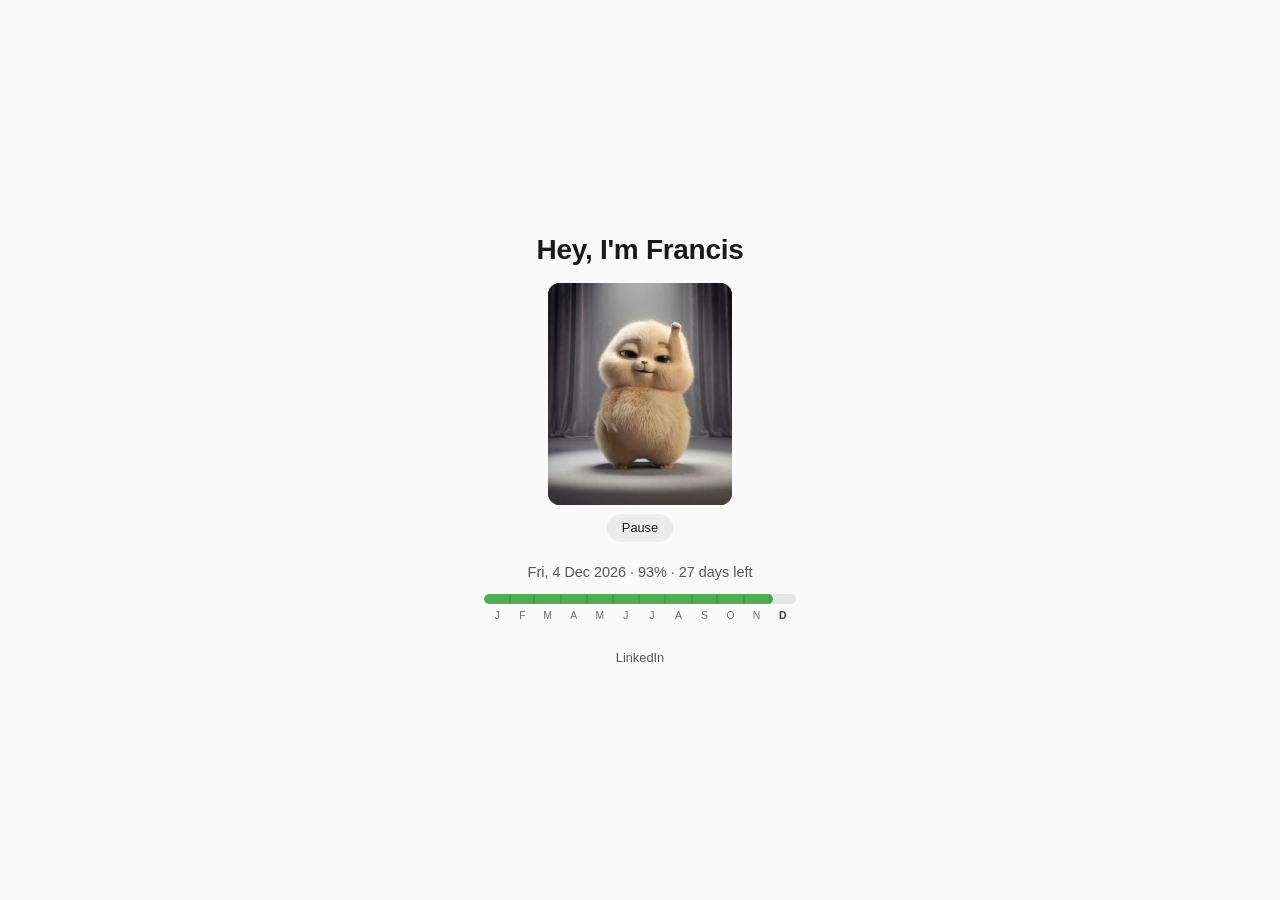
<file: index.html>
<!DOCTYPE html>
<html lang="en-NZ">
  <head>
    <meta charset="UTF-8" />
    <meta name="viewport" content="width=device-width, initial-scale=1.0" />
    <meta name="description" content="Francis's website" />
    <meta name="author" content="Francis" />
    <meta name="color-scheme" content="light dark" />
    <link
      rel="icon"
      href="data:image/svg+xml,<svg xmlns=%22http://www.w3.org/2000/svg%22 viewBox=%2210 0 100 100%22><text y=%22.90em%22 font-size=%2290%22>🍦</text></svg>"
    />
    <title>Francis - Personal Website</title>
    <link rel="stylesheet" href="styles.css" />
  </head>
  <body>
    <main class="container">
      <h1>Hey, I'm Francis</h1>

      <div class="hamster-wrap">
        <video
          id="hamster"
          class="hamster"
          poster="hamster-still.jpg"
          muted
          playsinline
          loop
          preload="metadata"
          aria-label="Dancing hamster animation"
          tabindex="-1"
        >
          <source src="hamster.webm" type="video/webm" />
          <source src="hamster.mp4" type="video/mp4" />
        </video>
        <button
          type="button"
          id="hamster-toggle"
          class="hamster-toggle"
          aria-controls="hamster"
          aria-pressed="false"
        >
          Pause
        </button>
      </div>

      <div class="year">
        <p id="percentage" class="year-meta"></p>
        <div
          id="progress-bar-container"
          role="progressbar"
          aria-valuemin="0"
          aria-valuemax="100"
          aria-valuenow="0"
          aria-labelledby="percentage"
        >
          <div id="progress-bar"></div>
          <div id="month-ticks" class="month-ticks" aria-hidden="true"></div>
        </div>
        <div id="month-labels" class="month-labels" aria-hidden="true"></div>
      </div>

      <p class="elsewhere">
        <a
          href="https://www.linkedin.com/in/francis-auwerda/"
          rel="me noopener noreferrer"
          target="_blank"
          >LinkedIn</a
        >
      </p>
    </main>
    <script src="script.js"></script>
  </body>
</html>
</file>
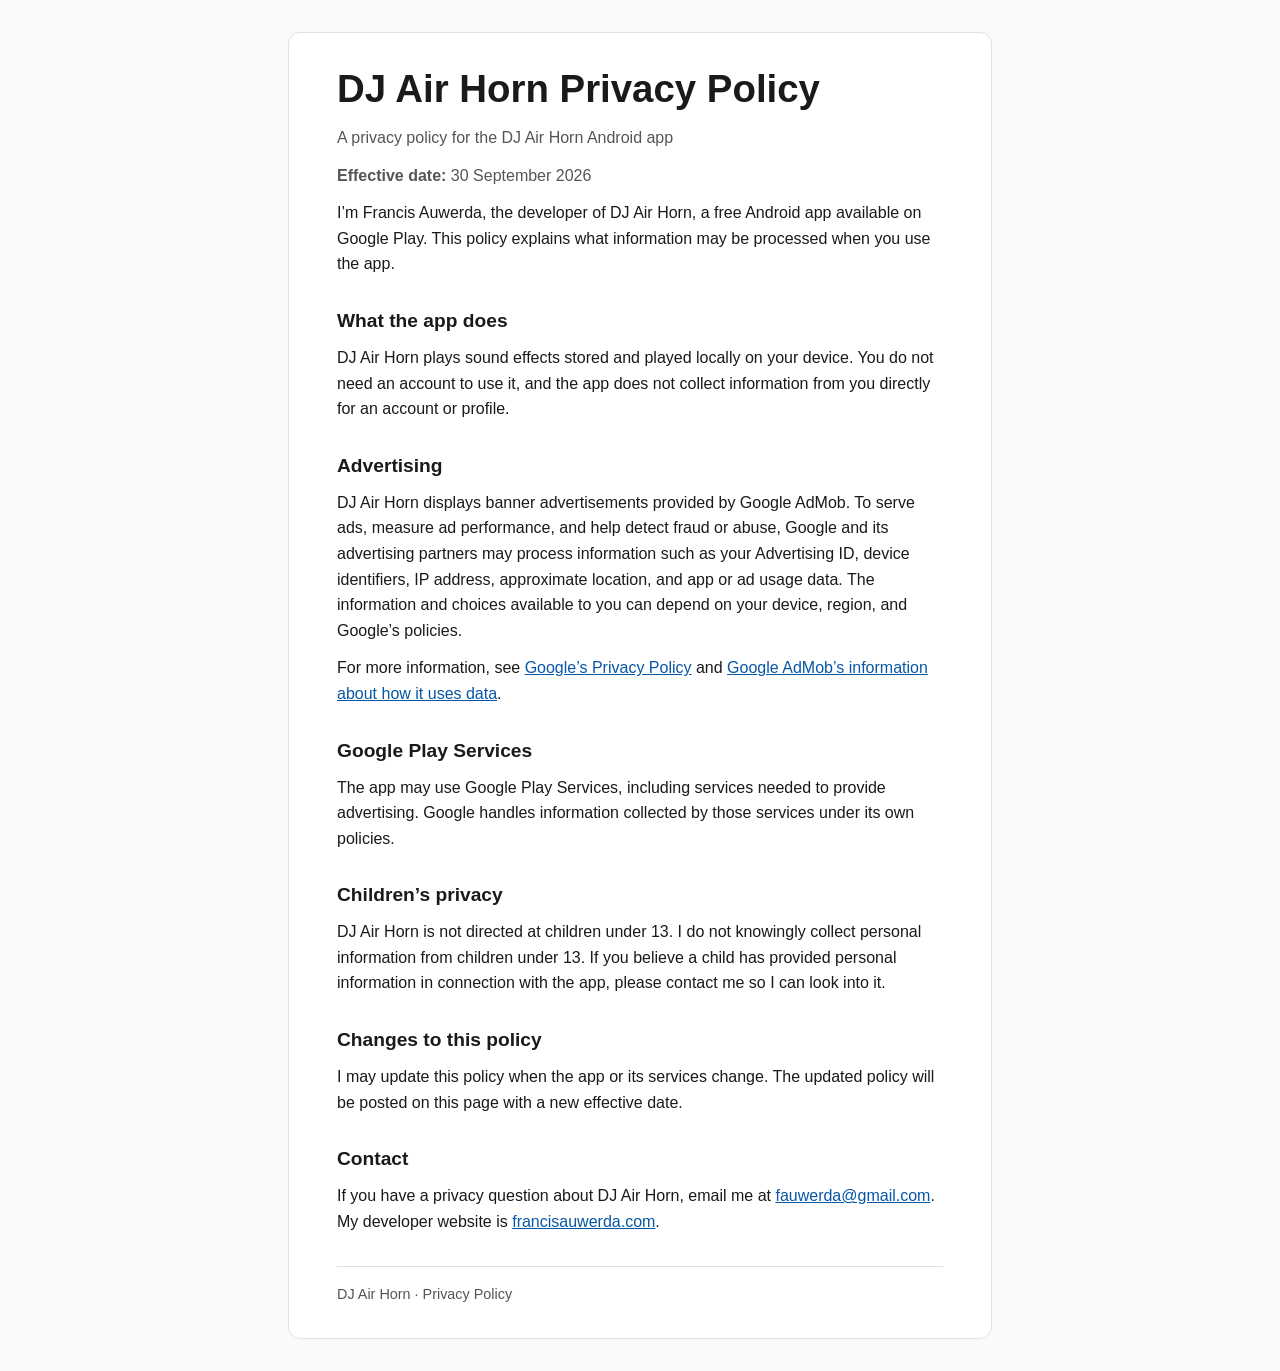
<file: dj-air-horn/privacy/index.html>
<!doctype html>
<html lang="en-NZ">
  <head>
    <meta charset="utf-8" />
    <meta name="viewport" content="width=device-width, initial-scale=1" />
    <meta name="description" content="Privacy Policy for DJ Air Horn" />
    <meta name="author" content="Francis Auwerda" />
    <meta name="color-scheme" content="light dark" />
    <title>DJ Air Horn — Privacy Policy</title>
    <style>
      :root {
        color-scheme: light dark;
        --background: #fafafa;
        --surface: #fff;
        --text: #1a1a1a;
        --muted: #555;
        --border: #e1e1e1;
        --link: #0757a6;
        --focus: #0b57d0;
      }

      @media (prefers-color-scheme: dark) {
        :root {
          --background: #121212;
          --surface: #1c1c1c;
          --text: #f2f2f2;
          --muted: #b5b5b5;
          --border: #363636;
          --link: #8ab4f8;
          --focus: #8ab4f8;
        }
      }

      * { box-sizing: border-box; }

      body {
        margin: 0;
        padding: 2rem 1rem;
        background: var(--background);
        color: var(--text);
        font-family: Arial, Helvetica, sans-serif;
        font-size: 1rem;
        line-height: 1.6;
      }

      main {
        width: min(100%, 44rem);
        margin: 0 auto;
        padding: 2rem clamp(1.25rem, 4vw, 3rem);
        background: var(--surface);
        border: 1px solid var(--border);
        border-radius: 0.75rem;
      }

      h1, h2 { line-height: 1.25; }
      h1 { margin: 0 0 0.35rem; font-size: clamp(1.8rem, 5vw, 2.4rem); }
      h2 { margin: 2rem 0 0.5rem; font-size: 1.2rem; }
      p { margin: 0.75rem 0; }
      ul { margin: 0.75rem 0; padding-left: 1.4rem; }
      a { color: var(--link); }
      a:focus-visible { outline: 2px solid var(--focus); outline-offset: 3px; }
      .subtitle, .effective-date { color: var(--muted); }
      footer { margin-top: 2rem; padding-top: 1rem; border-top: 1px solid var(--border); color: var(--muted); font-size: 0.9rem; }
    </style>
  </head>
  <body>
    <main>
      <header>
        <h1>DJ Air Horn Privacy Policy</h1>
        <p class="subtitle">A privacy policy for the DJ Air Horn Android app</p>
        <p class="effective-date"><strong>Effective date:</strong> 30 September 2026</p>
      </header>

      <p>
        I’m Francis Auwerda, the developer of DJ Air Horn, a free Android app
        available on Google Play. This policy explains what information may be
        processed when you use the app.
      </p>

      <h2>What the app does</h2>
      <p>
        DJ Air Horn plays sound effects stored and played locally on your
        device. You do not need an account to use it, and the app does not
        collect information from you directly for an account or profile.
      </p>

      <h2>Advertising</h2>
      <p>
        DJ Air Horn displays banner advertisements provided by Google AdMob.
        To serve ads, measure ad performance, and help detect fraud or abuse,
        Google and its advertising partners may process information such as
        your Advertising ID, device identifiers, IP address, approximate
        location, and app or ad usage data. The information and choices
        available to you can depend on your device, region, and Google’s
        policies.
      </p>
      <p>
        For more information, see
        <a href="https://policies.google.com/privacy">Google’s Privacy Policy</a>
        and
        <a href="https://support.google.com/admob/answer/6128543">Google AdMob’s information about how it uses data</a>.
      </p>

      <h2>Google Play Services</h2>
      <p>
        The app may use Google Play Services, including services needed to
        provide advertising. Google handles information collected by those
        services under its own policies.
      </p>

      <h2>Children’s privacy</h2>
      <p>
        DJ Air Horn is not directed at children under 13. I do not knowingly
        collect personal information from children under 13. If you believe a
        child has provided personal information in connection with the app,
        please contact me so I can look into it.
      </p>

      <h2>Changes to this policy</h2>
      <p>
        I may update this policy when the app or its services change. The
        updated policy will be posted on this page with a new effective date.
      </p>

      <h2>Contact</h2>
      <p>
        If you have a privacy question about DJ Air Horn, email me at
        <a href="mailto:fauwerda@gmail.com">fauwerda@gmail.com</a>.
        My developer website is
        <a href="https://francisauwerda.com">francisauwerda.com</a>.
      </p>

      <footer>DJ Air Horn · Privacy Policy</footer>
    </main>
  </body>
</html>
</file>
<file: styles.css>
:root {
  --bg-color: #fafafa;
  --text-color: #1a1a1a;
  --muted-color: #555;
  --bar-track: #e6e6e6;
  --bar-fill: #4caf50;
  --tick-color: rgba(0, 0, 0, 0.18);
  --focus: #0b57d0;
  --button-bg: #ececec;
  --button-text: #1a1a1a;
  --link: #555;
  --link-hover: #1a1a1a;
}

@media (prefers-color-scheme: dark) {
  :root {
    --bg-color: #121212;
    --text-color: #f2f2f2;
    --muted-color: #a8a8a8;
    --bar-track: #2a2a2a;
    --bar-fill: #4caf50;
    --tick-color: rgba(255, 255, 255, 0.22);
    --focus: #8ab4f8;
    --button-bg: #2a2a2a;
    --button-text: #f2f2f2;
    --link: #a8a8a8;
    --link-hover: #f2f2f2;
  }
}

* {
  box-sizing: border-box;
}

body {
  font-family: Arial, Helvetica, sans-serif;
  margin: 0;
  padding: 0;
  display: flex;
  justify-content: center;
  align-items: center;
  min-height: 100vh;
  min-height: 100dvh;
  background-color: var(--bg-color);
  color: var(--text-color);
}

.container {
  text-align: center;
  width: min(100%, 22rem);
  padding: 1.5rem 1.25rem;
}

h1 {
  font-size: 1.75rem;
  font-weight: 700;
  letter-spacing: -0.01em;
  line-height: 1.2;
  margin: 0 0 1rem;
}

.hamster-wrap {
  display: flex;
  flex-direction: column;
  align-items: center;
  gap: 0.55rem;
  margin: 0 auto 1.25rem;
}

.hamster {
  display: block;
  width: 11.5rem;
  max-width: 70%;
  height: auto;
  border-radius: 0.75rem;
  cursor: pointer;
  background: #000;
}

.hamster-toggle {
  appearance: none;
  border: 1px solid transparent;
  border-radius: 999px;
  padding: 0.35rem 0.85rem;
  font: inherit;
  font-size: 0.8rem;
  line-height: 1.2;
  color: var(--button-text);
  background: var(--button-bg);
  cursor: pointer;
}

.hamster-toggle:hover {
  filter: brightness(0.96);
}

.hamster-toggle:focus-visible,
.elsewhere a:focus-visible {
  outline: 2px solid var(--focus);
  outline-offset: 3px;
}

.year {
  width: 100%;
}

.year-meta {
  margin: 0 0 0.7rem;
  font-size: 0.9rem;
  line-height: 1.4;
  color: var(--muted-color);
}

#progress-bar-container {
  position: relative;
  width: 100%;
  margin: 0 auto;
  background-color: var(--bar-track);
  height: 0.65rem;
  border-radius: 999px;
  overflow: hidden;
}

#progress-bar {
  height: 100%;
  width: 0;
  background-color: var(--bar-fill);
  border-radius: 999px;
  transition: width 0.5s ease-in-out;
}

.month-ticks {
  position: absolute;
  inset: 0;
  pointer-events: none;
}

.month-tick {
  position: absolute;
  top: 0;
  bottom: 0;
  width: 1px;
  background: var(--tick-color);
  transform: translateX(-0.5px);
}

.month-labels {
  position: relative;
  height: 1.1rem;
  margin-top: 0.35rem;
  font-size: 0.65rem;
  letter-spacing: 0.02em;
  color: var(--muted-color);
  opacity: 0.85;
}

.month-label {
  position: absolute;
  top: 0;
  transform: translateX(-50%);
}

.month-label.is-current {
  color: var(--text-color);
  font-weight: 700;
  opacity: 1;
}

.elsewhere {
  margin: 1.35rem 0 0;
  font-size: 0.8rem;
  line-height: 1.4;
}

.elsewhere a {
  color: var(--link);
  text-decoration: none;
  border-bottom: 1px solid transparent;
}

.elsewhere a:hover {
  color: var(--link-hover);
  border-bottom-color: currentColor;
}

@media (prefers-reduced-motion: reduce) {
  #progress-bar {
    transition: none;
  }
}
</file>
